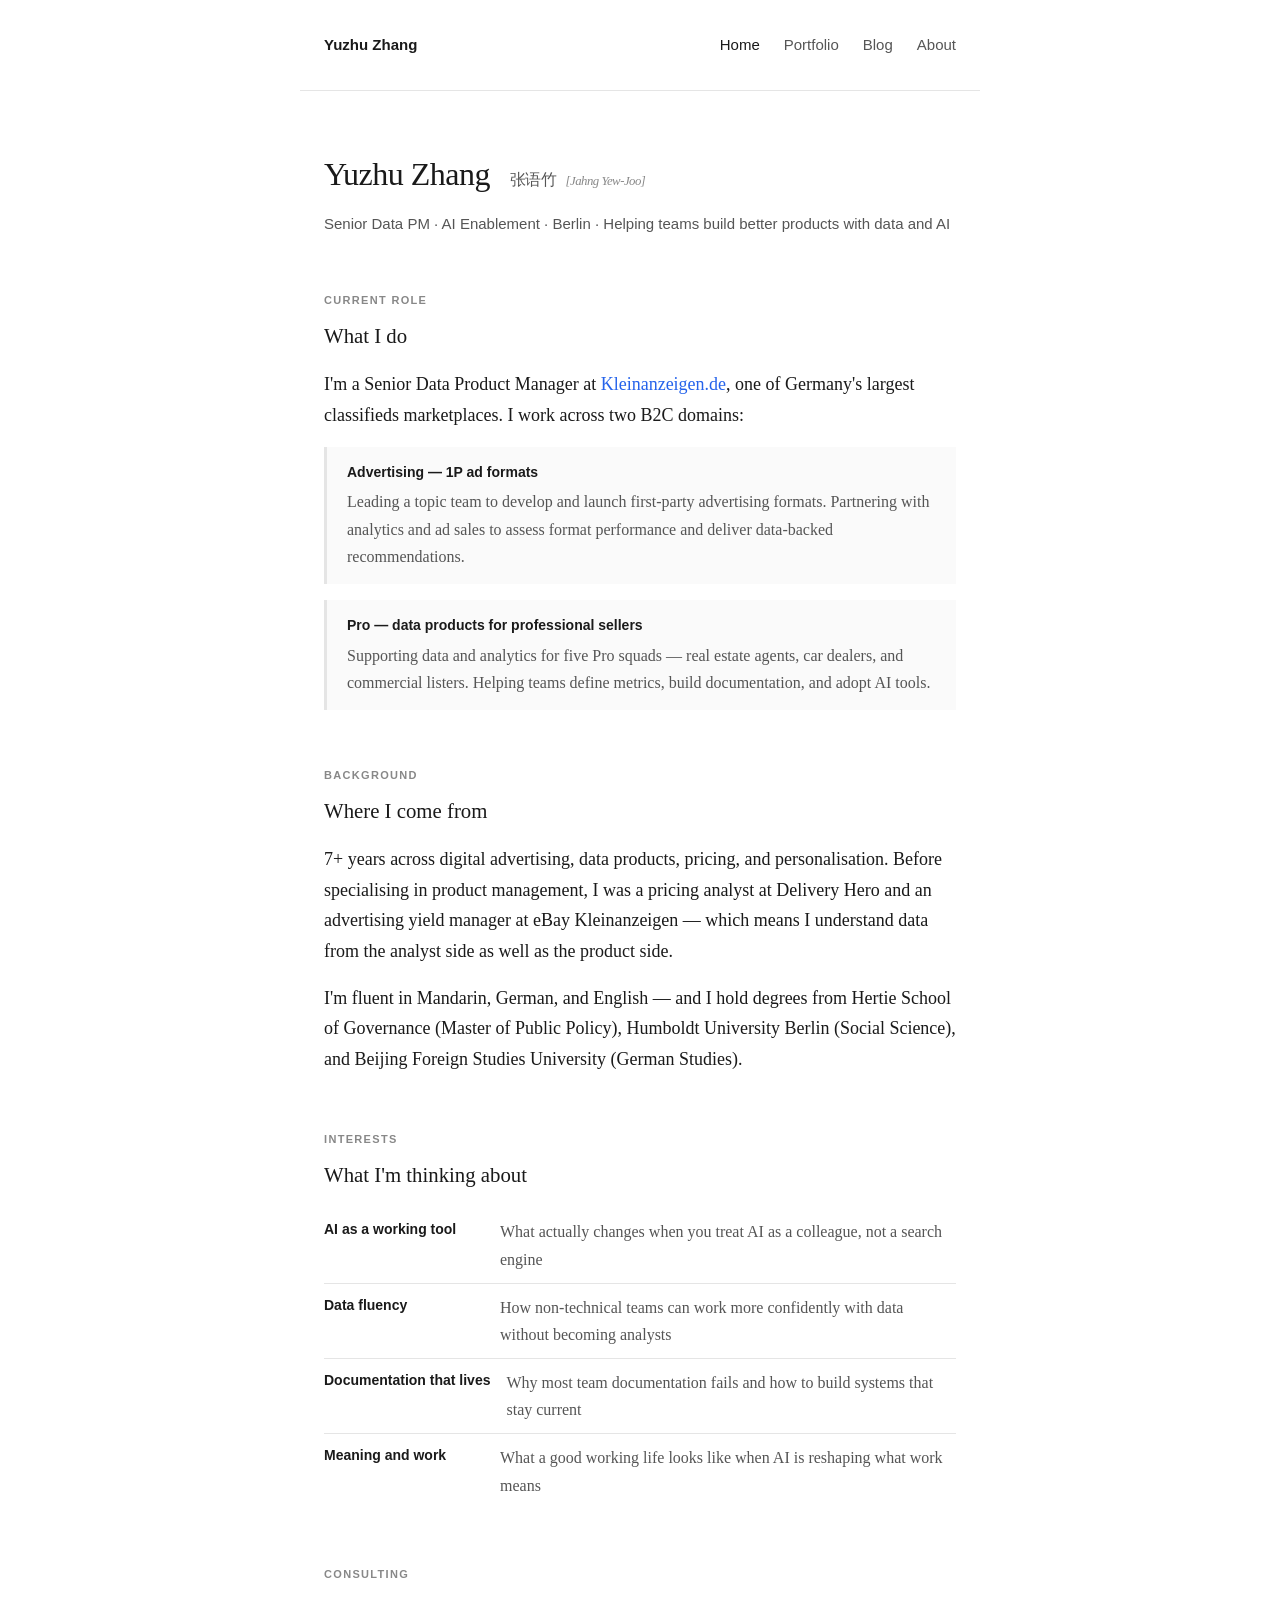
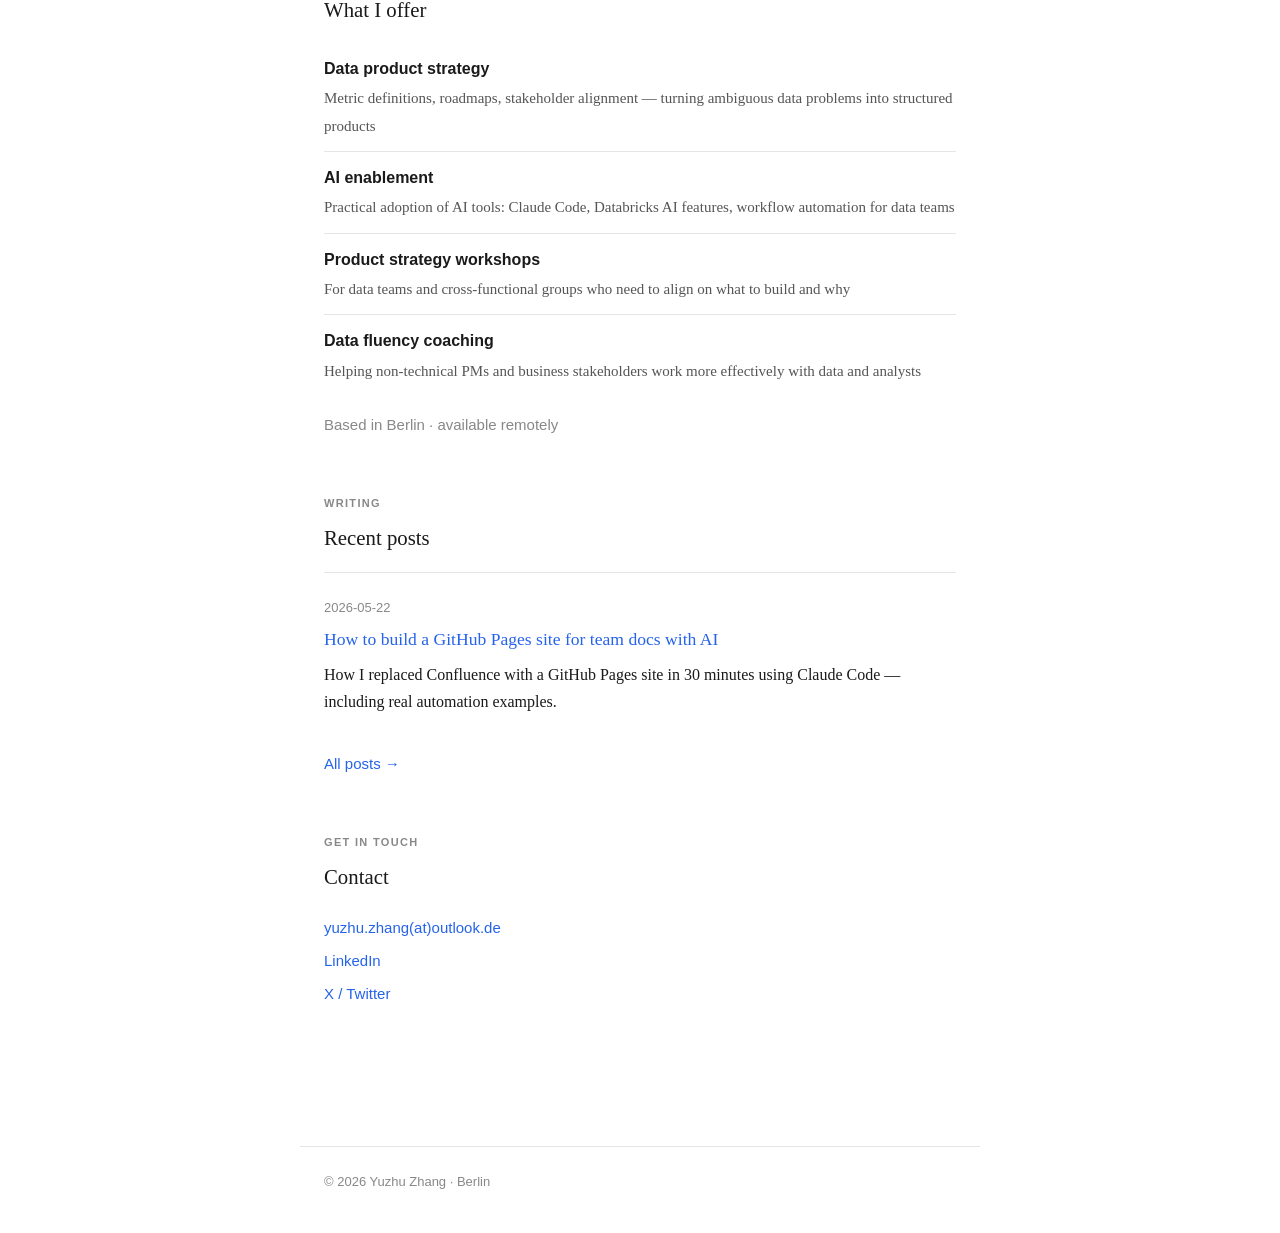
<file: index.html>
<!DOCTYPE html>
<html lang="en">
<head>
  <meta charset="UTF-8" />
  <meta name="viewport" content="width=device-width, initial-scale=1.0" />
  <title>Yuzhu Zhang — Data Product Consultant & AI Enablement | Berlin</title>
  <meta name="description" content="Yuzhu Zhang is a Senior Data Product Manager and consultant based in Berlin. She helps teams adopt AI tools, build data products, and turn data into business impact." />
  <meta name="keywords" content="Yuzhu Zhang, data product consultant, AI enablement, data product management, product strategy, AI workshops, data fluency, Berlin, Kleinanzeigen" />

  <meta property="og:title" content="Yuzhu Zhang — Data Product Consultant & AI Enablement" />
  <meta property="og:description" content="Helping teams adopt AI tools, build data fluency, and turn data into useful products. Based in Berlin." />
  <meta property="og:type" content="website" />
  <meta property="og:url" content="https://yuzhuz.github.io" />
  <meta name="twitter:card" content="summary" />
  <meta name="twitter:site" content="@yuzhu_z" />
  <meta name="twitter:title" content="Yuzhu Zhang — Data Product Consultant & AI Enablement" />
  <meta name="twitter:description" content="Helping teams adopt AI tools, build data fluency, and turn data into useful products. Based in Berlin." />

  <link rel="canonical" href="https://yuzhuz.github.io" />

  <script type="application/ld+json">
  {
    "@context": "https://schema.org",
    "@type": "Person",
    "@id": "https://yuzhuz.github.io/#person",
    "name": "Yuzhu Zhang",
    "url": "https://yuzhuz.github.io",
    "email": "yuzhu.zhang@outlook.de",
    "jobTitle": "Senior Data Product Manager & Consultant",
    "description": "Data product consultant and AI enablement practitioner based in Berlin. 7+ years across advertising, pricing, and data products.",
    "knowsAbout": ["Data Product Management", "AI Enablement", "Product Strategy", "Databricks", "Advertising Data", "Dynamic Pricing", "Machine Learning Products"],
    "address": { "@type": "PostalAddress", "addressLocality": "Berlin", "addressCountry": "DE" },
    "sameAs": [
      "https://www.linkedin.com/in/yuzhuzhang/",
      "https://x.com/yuzhu_z"
    ]
  }
  </script>
  <script type="application/ld+json">
  {
    "@context": "https://schema.org",
    "@type": "LocalBusiness",
    "name": "Yuzhu Zhang — Data Product Consulting",
    "url": "https://yuzhuz.github.io",
    "email": "yuzhu.zhang@outlook.de",
    "description": "Data product consulting and AI enablement for teams in Berlin and remotely.",
    "founder": { "@id": "https://yuzhuz.github.io/#person" },
    "areaServed": ["Berlin", "Germany", "Remote"],
    "address": { "@type": "PostalAddress", "addressLocality": "Berlin", "addressCountry": "DE" }
  }
  </script>

  <link rel="stylesheet" href="style.css" />
  <style>
    .eyebrow {
      font-family: var(--font-sans);
      font-size: 11px;
      font-weight: 700;
      text-transform: uppercase;
      letter-spacing: 0.12em;
      color: var(--text-lighter);
      display: block;
      margin-bottom: 8px;
    }
    .home-section { margin-bottom: 56px; }
    .home-section h2 {
      font-family: var(--font);
      font-size: 1.3rem;
      font-weight: normal;
      text-transform: none;
      letter-spacing: 0;
      color: var(--text);
      margin-bottom: 16px;
    }
    .home-section p { margin-bottom: 16px; color: var(--text); }
    .role-block {
      border-left: 3px solid var(--border);
      padding: 14px 20px;
      margin: 16px 0;
      background: #fafafa;
    }
    .role-block strong {
      display: block;
      font-family: var(--font-sans);
      font-size: 14px;
      font-weight: 600;
      color: var(--text);
      margin-bottom: 4px;
    }
    .role-block p { font-size: 16px; color: var(--text-light); margin: 0; }
    .interest-list { list-style: none; margin: 0; }
    .interest-list li {
      display: flex;
      gap: 16px;
      padding: 10px 0;
      border-bottom: 1px solid var(--border);
      font-size: 16px;
    }
    .interest-list li:last-child { border-bottom: none; }
    .interest-label {
      font-family: var(--font-sans);
      font-weight: 600;
      font-size: 14px;
      color: var(--text);
      min-width: 160px;
      flex-shrink: 0;
    }
    .interest-body { color: var(--text-light); }
    .offering-list { list-style: none; margin: 0; }
    .offering-list li {
      padding: 12px 0;
      border-bottom: 1px solid var(--border);
      font-size: 16px;
      color: var(--text);
    }
    .offering-list li:last-child { border-bottom: none; }
    .offering-list strong {
      font-family: var(--font-sans);
      font-weight: 600;
      display: block;
      margin-bottom: 2px;
    }
    .offering-list span { color: var(--text-light); font-size: 15px; }
    .contact-block {
      font-family: var(--font-sans);
      font-size: 15px;
      line-height: 2.2;
    }
  </style>
</head>
<body>

  <header>
    <nav>
      <a href="index.html" class="site-name">Yuzhu Zhang</a>
      <div class="nav-links">
        <a href="index.html" class="active">Home</a>
        <a href="portfolio.html">Portfolio</a>
        <a href="blog.html">Blog</a>
        <a href="about.html">About</a>
      </div>
    </nav>
  </header>

  <main>

    <section class="hero" style="margin-bottom: 56px;">
      <h1>Yuzhu Zhang <span class="chinese-name">张语竹 <span class="pronunciation">[Jahng Yew-Joo]</span></span></h1>
      <p class="tagline">Senior Data PM · AI Enablement · Berlin · Helping teams build better products with data and AI</p>
    </section>

    <section class="home-section">
      <span class="eyebrow">Current role</span>
      <h2>What I do</h2>
      <p>
        I'm a Senior Data Product Manager at <a href="https://www.kleinanzeigen.de" target="_blank" rel="noopener">Kleinanzeigen.de</a>,
        one of Germany's largest classifieds marketplaces. I work across two B2C domains:
      </p>

      <div class="role-block">
        <strong>Advertising — 1P ad formats</strong>
        <p>Leading a topic team to develop and launch first-party advertising formats. Partnering with analytics and ad sales to assess format performance and deliver data-backed recommendations.</p>
      </div>

      <div class="role-block">
        <strong>Pro — data products for professional sellers</strong>
        <p>Supporting data and analytics for five Pro squads — real estate agents, car dealers, and commercial listers. Helping teams define metrics, build documentation, and adopt AI tools.</p>
      </div>
    </section>

    <section class="home-section">
      <span class="eyebrow">Background</span>
      <h2>Where I come from</h2>
      <p>
        7+ years across digital advertising, data products, pricing, and personalisation.
        Before specialising in product management, I was a pricing analyst at Delivery Hero
        and an advertising yield manager at eBay Kleinanzeigen — which means I understand
        data from the analyst side as well as the product side.
      </p>
      <p>
        I'm fluent in Mandarin, German, and English — and I hold degrees from Hertie School
        of Governance (Master of Public Policy), Humboldt University Berlin (Social Science),
        and Beijing Foreign Studies University (German Studies).
      </p>
    </section>

    <section class="home-section">
      <span class="eyebrow">Interests</span>
      <h2>What I'm thinking about</h2>
      <ul class="interest-list">
        <li>
          <span class="interest-label">AI as a working tool</span>
          <span class="interest-body">What actually changes when you treat AI as a colleague, not a search engine</span>
        </li>
        <li>
          <span class="interest-label">Data fluency</span>
          <span class="interest-body">How non-technical teams can work more confidently with data without becoming analysts</span>
        </li>
        <li>
          <span class="interest-label">Documentation that lives</span>
          <span class="interest-body">Why most team documentation fails and how to build systems that stay current</span>
        </li>
        <li>
          <span class="interest-label">Meaning and work</span>
          <span class="interest-body">What a good working life looks like when AI is reshaping what work means</span>
        </li>
      </ul>
    </section>

    <section class="home-section">
      <span class="eyebrow">Consulting</span>
      <h2>What I offer</h2>
      <ul class="offering-list">
        <li>
          <strong>Data product strategy</strong>
          <span>Metric definitions, roadmaps, stakeholder alignment — turning ambiguous data problems into structured products</span>
        </li>
        <li>
          <strong>AI enablement</strong>
          <span>Practical adoption of AI tools: Claude Code, Databricks AI features, workflow automation for data teams</span>
        </li>
        <li>
          <strong>Product strategy workshops</strong>
          <span>For data teams and cross-functional groups who need to align on what to build and why</span>
        </li>
        <li>
          <strong>Data fluency coaching</strong>
          <span>Helping non-technical PMs and business stakeholders work more effectively with data and analysts</span>
        </li>
      </ul>
      <p style="margin-top: 16px; font-size: 15px; color: var(--text-lighter); font-family: var(--font-sans);">
        Based in Berlin · available remotely
      </p>
    </section>

    <section class="home-section">
      <span class="eyebrow">Writing</span>
      <h2>Recent posts</h2>
      <div class="post-list">
        <article class="post-item">
          <span class="post-date">2026-05-22</span>
          <h3 style="font-family: var(--font); font-size: 1.1rem; font-weight: normal; margin-bottom: 6px;">
            <a href="posts/github-pages-team-docs-ai.html">How to build a GitHub Pages site for team docs with AI</a>
          </h3>
          <p class="post-excerpt">How I replaced Confluence with a GitHub Pages site in 30 minutes using Claude Code — including real automation examples.</p>
        </article>
      </div>
      <p style="margin-top: 20px; font-family: var(--font-sans); font-size: 15px;">
        <a href="blog.html">All posts →</a>
      </p>
    </section>

    <section class="home-section">
      <span class="eyebrow">Get in touch</span>
      <h2>Contact</h2>
      <div class="contact-block">
        <div><a href="mailto:yuzhu.zhang@outlook.de">yuzhu.zhang(at)outlook.de</a></div>
        <div><a href="https://www.linkedin.com/in/yuzhuzhang/" target="_blank" rel="noopener">LinkedIn</a></div>
        <div><a href="https://x.com/yuzhu_z" target="_blank" rel="noopener">X / Twitter</a></div>
      </div>
    </section>

  </main>

  <footer>
    <p>© 2026 Yuzhu Zhang · Berlin</p>
  </footer>

</body>
</html>
</file>
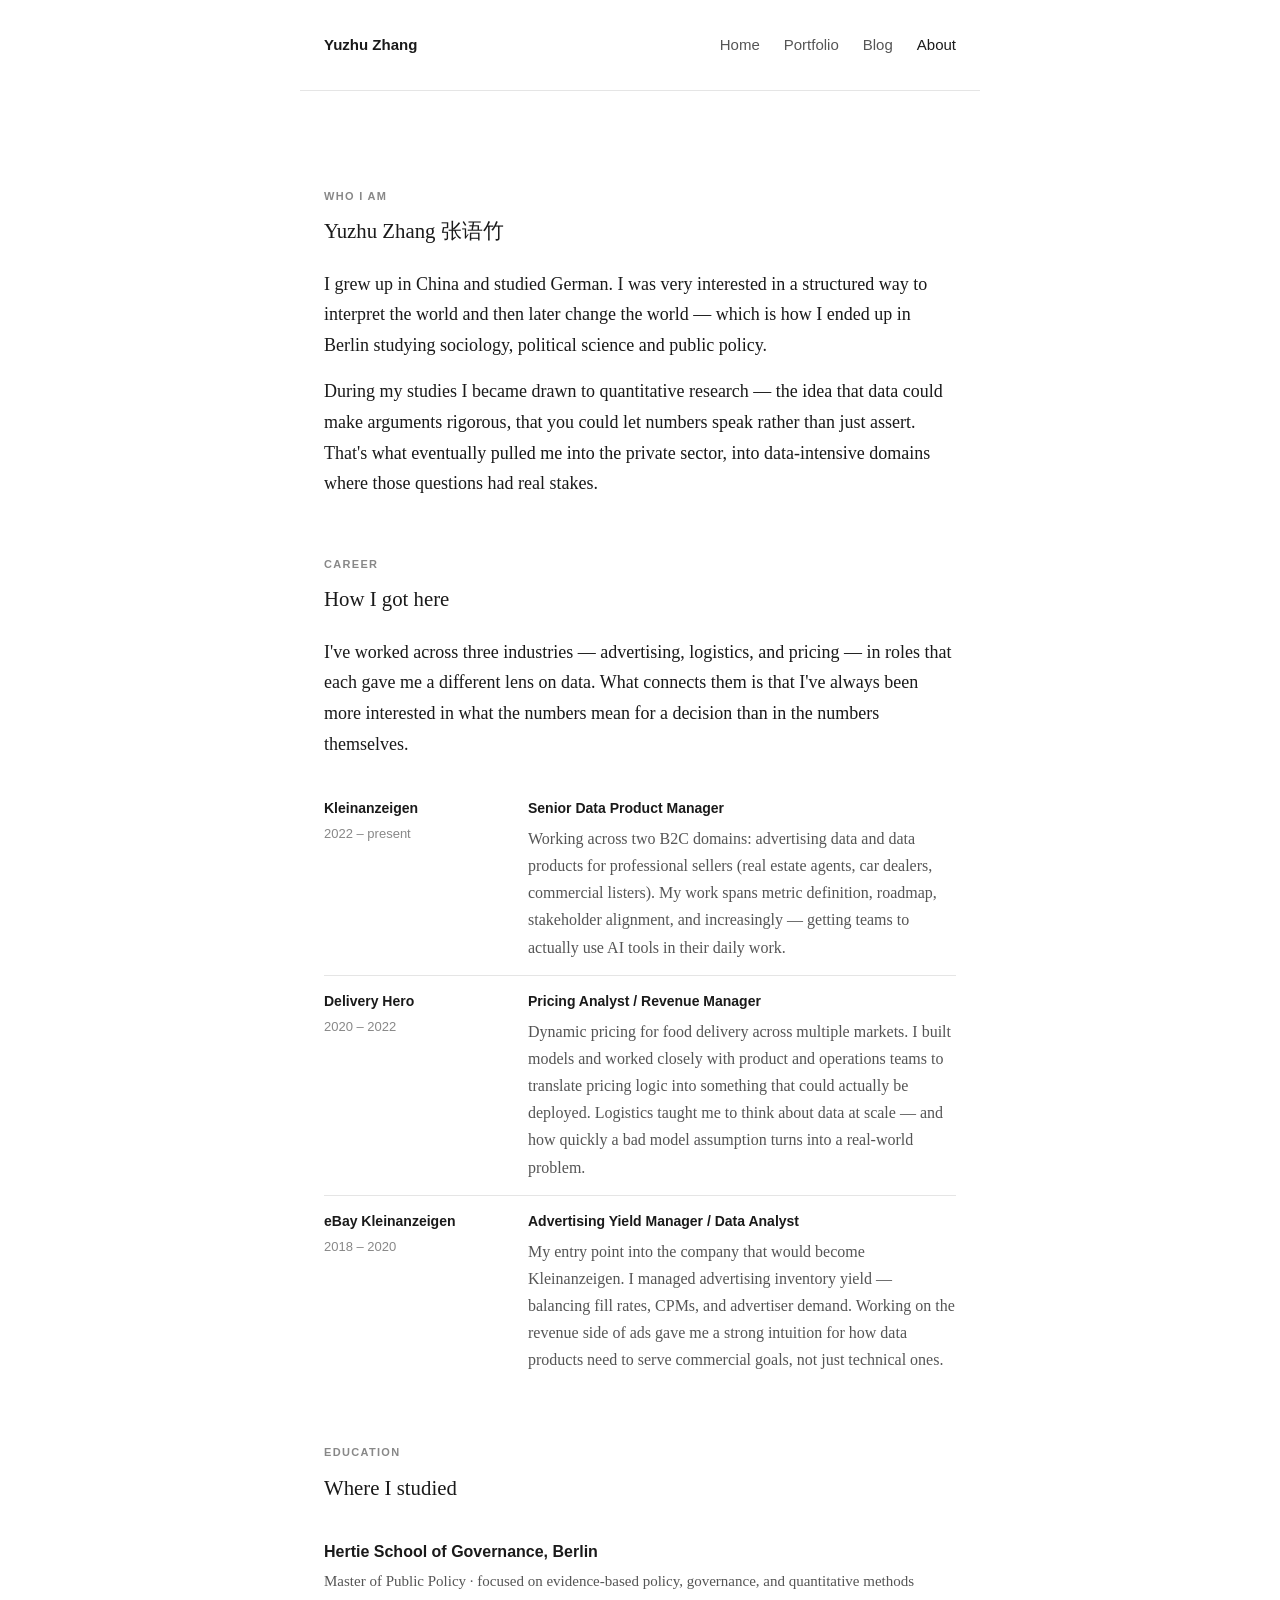
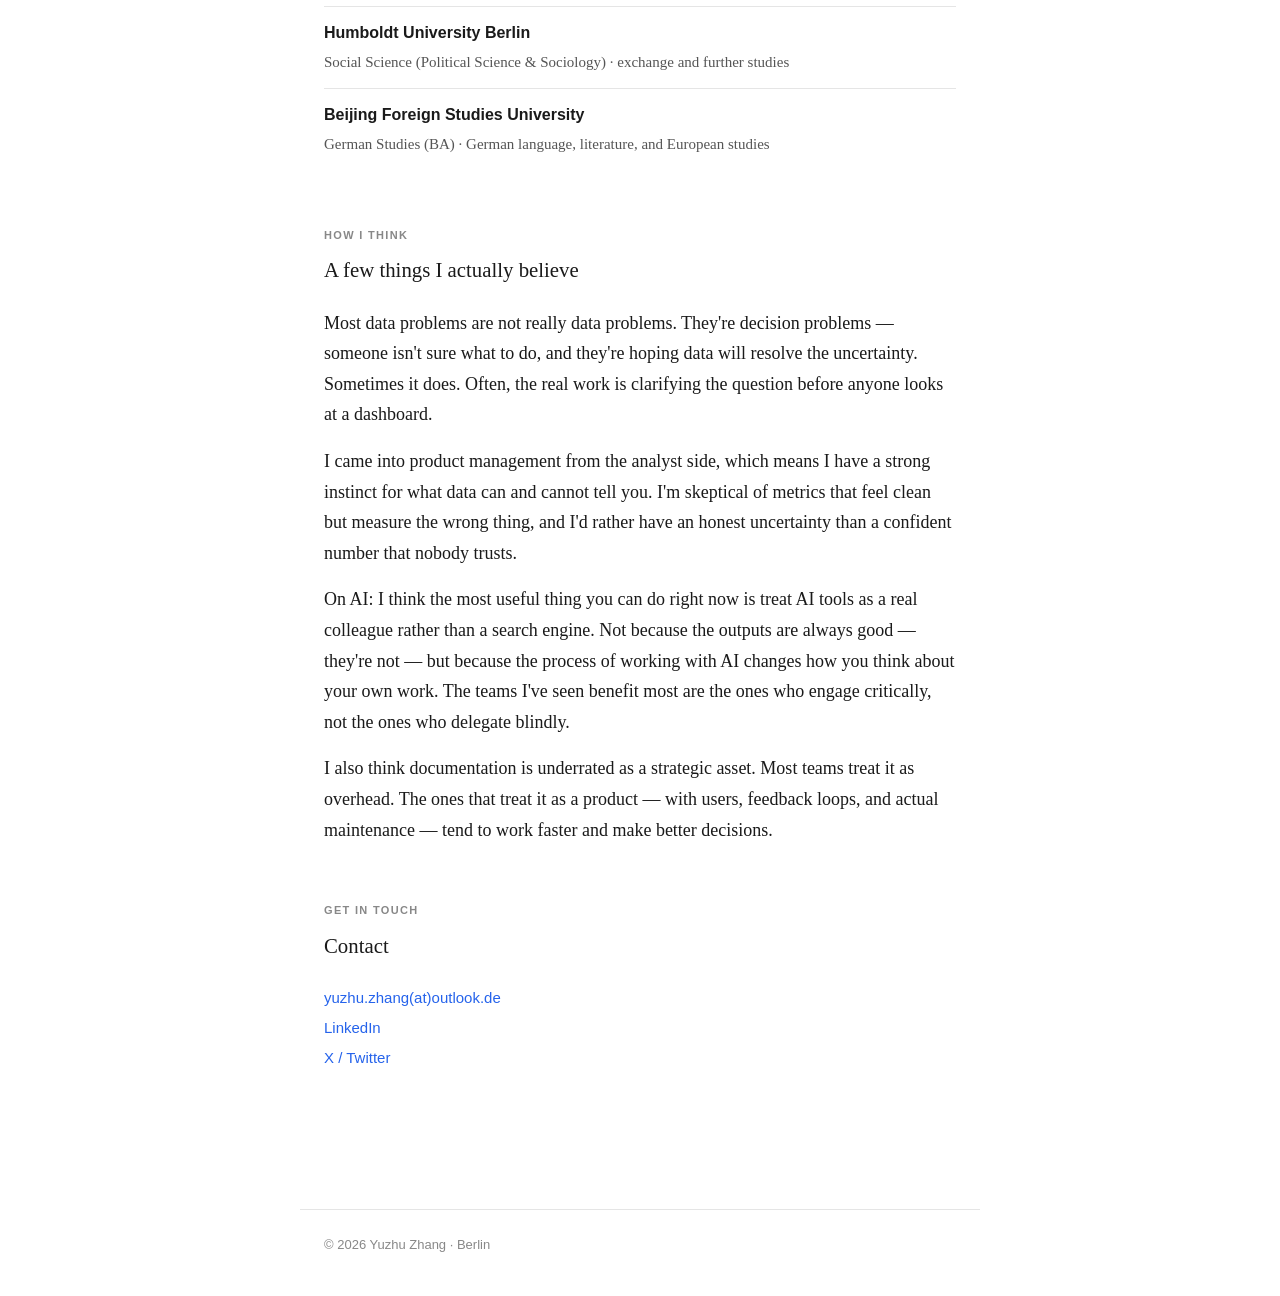
<file: about.html>
<!DOCTYPE html>
<html lang="en">
<head>
  <meta charset="UTF-8" />
  <meta name="viewport" content="width=device-width, initial-scale=1.0" />
  <title>About — Yuzhu Zhang | Data Product Manager, Berlin</title>
  <meta name="description" content="Yuzhu Zhang's background — how a political science student from Beijing ended up building data products at one of Germany's largest marketplaces, via advertising, logistics, and pricing." />
  <meta name="keywords" content="Yuzhu Zhang, data product manager Berlin, career, Hertie School, Kleinanzeigen, Delivery Hero, advertising analytics" />

  <meta property="og:title" content="About Yuzhu Zhang" />
  <meta property="og:description" content="How a political science student from Beijing ended up building data products at one of Germany's largest marketplaces." />
  <meta property="og:type" content="profile" />
  <meta property="og:url" content="https://yuzhuz.github.io/about.html" />
  <meta name="twitter:card" content="summary" />
  <meta name="twitter:site" content="@yuzhu_z" />

  <link rel="canonical" href="https://yuzhuz.github.io/about.html" />

  <script type="application/ld+json">
  {
    "@context": "https://schema.org",
    "@type": "ProfilePage",
    "mainEntity": {
      "@type": "Person",
      "@id": "https://yuzhuz.github.io/#person",
      "name": "Yuzhu Zhang",
      "url": "https://yuzhuz.github.io",
      "jobTitle": "Senior Data Product Manager",
      "description": "Data product manager based in Berlin. Background across advertising, logistics, and pricing. Fluent in Mandarin, German, and English.",
      "knowsAbout": ["Data Product Management", "AI Enablement", "Product Strategy", "Advertising Analytics", "Dynamic Pricing", "Marketplace Products"],
      "address": { "@type": "PostalAddress", "addressLocality": "Berlin", "addressCountry": "DE" },
      "email": "yuzhu.zhang@outlook.de",
      "alumniOf": [
        { "@type": "EducationalOrganization", "name": "Hertie School of Governance" },
        { "@type": "EducationalOrganization", "name": "Humboldt University Berlin" },
        { "@type": "EducationalOrganization", "name": "Beijing Foreign Studies University" }
      ],
      "sameAs": [
        "https://www.linkedin.com/in/yuzhuzhang/",
        "https://x.com/yuzhu_z"
      ]
    }
  }
  </script>

  <link rel="stylesheet" href="style.css" />
  <style>
    .eyebrow {
      font-family: var(--font-sans);
      font-size: 11px;
      font-weight: 700;
      text-transform: uppercase;
      letter-spacing: 0.12em;
      color: var(--text-lighter);
      display: block;
      margin-bottom: 8px;
    }

    .about-section {
      margin-bottom: 56px;
    }

    .about-section h2 {
      font-family: var(--font);
      font-size: 1.3rem;
      font-weight: normal;
      text-transform: none;
      letter-spacing: 0;
      color: var(--text);
      margin-bottom: 20px;
    }

    .about-section p {
      margin-bottom: 16px;
      color: var(--text);
    }

    .career-row {
      display: flex;
      gap: 24px;
      padding: 14px 0;
      border-bottom: 1px solid var(--border);
      font-size: 16px;
    }

    .career-row:last-child { border-bottom: none; }

    .career-meta {
      min-width: 180px;
      flex-shrink: 0;
    }

    .career-company {
      font-family: var(--font-sans);
      font-weight: 600;
      font-size: 14px;
      color: var(--text);
      display: block;
    }

    .career-period {
      font-family: var(--font-sans);
      font-size: 13px;
      color: var(--text-lighter);
      display: block;
      margin-top: 2px;
    }

    .career-body { color: var(--text-light); }

    .career-title {
      font-family: var(--font-sans);
      font-size: 14px;
      font-weight: 600;
      color: var(--text);
      display: block;
      margin-bottom: 4px;
    }

    .edu-list { list-style: none; margin: 0; }

    .edu-list li {
      padding: 12px 0;
      border-bottom: 1px solid var(--border);
      font-size: 16px;
      color: var(--text);
    }

    .edu-list li:last-child { border-bottom: none; }

    .edu-list strong {
      font-family: var(--font-sans);
      font-weight: 600;
      display: block;
      margin-bottom: 2px;
    }

    .edu-list span { color: var(--text-light); font-size: 15px; }

    .contact-block {
      font-family: var(--font-sans);
      font-size: 15px;
      line-height: 2;
    }

    .contact-block a { color: var(--accent); }

    @media (max-width: 600px) {
      .career-row { flex-direction: column; gap: 8px; }
      .career-meta { min-width: unset; }
    }
  </style>
</head>
<body>

  <header>
    <nav>
      <a href="index.html" class="site-name">Yuzhu Zhang</a>
      <div class="nav-links">
        <a href="index.html">Home</a>
        <a href="portfolio.html">Portfolio</a>
        <a href="blog.html">Blog</a>
        <a href="about.html" class="active">About</a>
      </div>
    </nav>
  </header>

  <main>

    <section class="about-section" style="margin-top: 40px;">
      <span class="eyebrow">Who I am</span>
      <h2>Yuzhu Zhang 张语竹</h2>
      <p>
        I grew up in China and studied German. I was very interested in a structured way to interpret the world and then later
        change the world — which is how I ended up in Berlin studying sociology, political science and public policy.
      </p>
      <p>
        During my studies I became drawn to quantitative research — the idea that data could make arguments rigorous,
        that you could let numbers speak rather than just assert. That's what eventually pulled me into the private sector,
        into data-intensive domains where those questions had real stakes.
      </p>
    </section>

    <section class="about-section">
      <span class="eyebrow">Career</span>
      <h2>How I got here</h2>

      <p>
        I've worked across three industries — advertising, logistics, and pricing — in roles that each gave me a different lens
        on data. What connects them is that I've always been more interested in what the numbers mean for a decision
        than in the numbers themselves.
      </p>

      <div style="margin-top: 24px;">

        <div class="career-row">
          <div class="career-meta">
            <span class="career-company">Kleinanzeigen</span>
            <span class="career-period">2022 – present</span>
          </div>
          <div class="career-body">
            <span class="career-title">Senior Data Product Manager</span>
            Working across two B2C domains: advertising data and data products for professional sellers (real estate agents,
            car dealers, commercial listers). My work spans metric definition, roadmap, stakeholder alignment, and increasingly —
            getting teams to actually use AI tools in their daily work.
          </div>
        </div>

        <div class="career-row">
          <div class="career-meta">
            <span class="career-company">Delivery Hero</span>
            <span class="career-period">2020 – 2022</span>
          </div>
          <div class="career-body">
            <span class="career-title">Pricing Analyst / Revenue Manager</span>
            Dynamic pricing for food delivery across multiple markets. I built models and worked closely with product and
            operations teams to translate pricing logic into something that could actually be deployed. Logistics taught me
            to think about data at scale — and how quickly a bad model assumption turns into a real-world problem.
          </div>
        </div>

        <div class="career-row">
          <div class="career-meta">
            <span class="career-company">eBay Kleinanzeigen</span>
            <span class="career-period">2018 – 2020</span>
          </div>
          <div class="career-body">
            <span class="career-title">Advertising Yield Manager / Data Analyst</span>
            My entry point into the company that would become Kleinanzeigen. I managed advertising inventory yield —
            balancing fill rates, CPMs, and advertiser demand. Working on the revenue side of ads gave me a strong
            intuition for how data products need to serve commercial goals, not just technical ones.
          </div>
        </div>

      </div>
    </section>

    <section class="about-section">
      <span class="eyebrow">Education</span>
      <h2>Where I studied</h2>
      <ul class="edu-list">
        <li>
          <strong>Hertie School of Governance, Berlin</strong>
          <span>Master of Public Policy · focused on evidence-based policy, governance, and quantitative methods</span>
        </li>
        <li>
          <strong>Humboldt University Berlin</strong>
          <span>Social Science (Political Science & Sociology) · exchange and further studies</span>
        </li>
        <li>
          <strong>Beijing Foreign Studies University</strong>
          <span>German Studies (BA) · German language, literature, and European studies</span>
        </li>
      </ul>
    </section>

    <section class="about-section">
      <span class="eyebrow">How I think</span>
      <h2>A few things I actually believe</h2>
      <p>
        Most data problems are not really data problems. They're decision problems — someone isn't sure what to do,
        and they're hoping data will resolve the uncertainty. Sometimes it does. Often, the real work is clarifying
        the question before anyone looks at a dashboard.
      </p>
      <p>
        I came into product management from the analyst side, which means I have a strong instinct for what data
        can and cannot tell you. I'm skeptical of metrics that feel clean but measure the wrong thing, and I'd
        rather have an honest uncertainty than a confident number that nobody trusts.
      </p>
      <p>
        On AI: I think the most useful thing you can do right now is treat AI tools as a real colleague rather than
        a search engine. Not because the outputs are always good — they're not — but because the process of working
        with AI changes how you think about your own work. The teams I've seen benefit most are the ones who engage
        critically, not the ones who delegate blindly.
      </p>
      <p>
        I also think documentation is underrated as a strategic asset. Most teams treat it as overhead. The ones
        that treat it as a product — with users, feedback loops, and actual maintenance — tend to work faster and
        make better decisions.
      </p>
    </section>

    <section class="about-section">
      <span class="eyebrow">Get in touch</span>
      <h2>Contact</h2>
      <div class="contact-block">
        <div><a href="mailto:yuzhu.zhang@outlook.de">yuzhu.zhang(at)outlook.de</a></div>
        <div><a href="https://www.linkedin.com/in/yuzhuzhang/" target="_blank" rel="noopener">LinkedIn</a></div>
        <div><a href="https://x.com/yuzhu_z" target="_blank" rel="noopener">X / Twitter</a></div>
      </div>
    </section>

  </main>

  <footer>
    <p>© 2026 Yuzhu Zhang · Berlin</p>
  </footer>

</body>
</html>
</file>
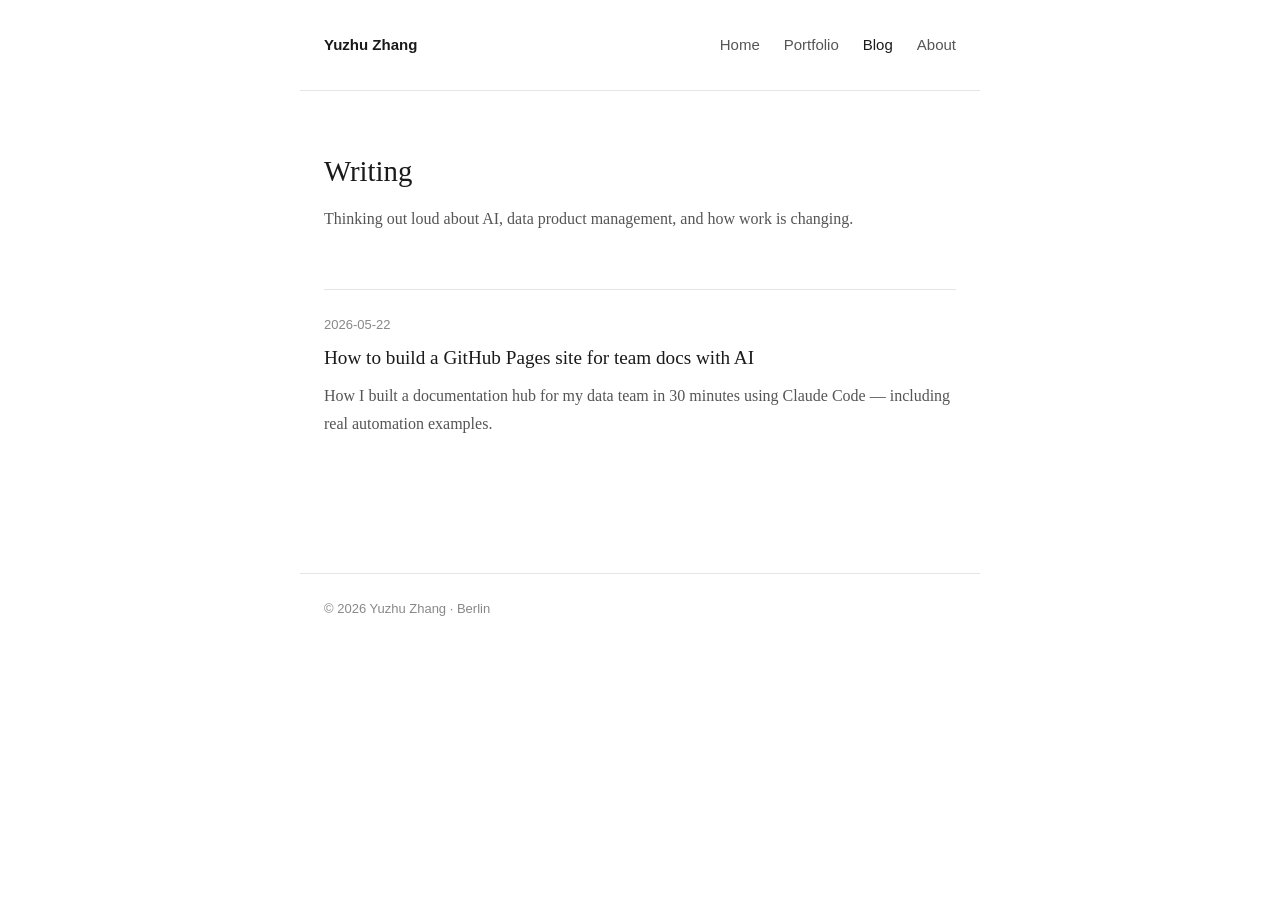
<file: blog.html>
<!DOCTYPE html>
<html lang="en">
<head>
  <meta charset="UTF-8" />
  <meta name="viewport" content="width=device-width, initial-scale=1.0" />
  <title>Writing — Yuzhu Zhang</title>
  <meta name="description" content="Articles by Yuzhu Zhang on AI, data product management, and working in the age of intelligence." />
  <meta property="og:title" content="Writing — Yuzhu Zhang" />
  <meta property="og:description" content="Articles on AI, data product management, and working in the age of intelligence." />
  <meta property="og:type" content="website" />
  <meta property="og:url" content="https://yuzhuz.github.io/blog.html" />
  <meta name="twitter:card" content="summary" />
  <meta name="twitter:site" content="@yuzhu_z" />
  <link rel="canonical" href="https://yuzhuz.github.io/blog.html" />
  <link rel="stylesheet" href="style.css" />
</head>
<body>

  <header>
    <nav>
      <a href="index.html" class="site-name">Yuzhu Zhang</a>
      <div class="nav-links">
        <a href="index.html">Home</a>
        <a href="portfolio.html">Portfolio</a>
        <a href="blog.html" class="active">Blog</a>
        <a href="about.html">About</a>
      </div>
    </nav>
  </header>

  <main>
    <section class="page-header">
      <h1>Writing</h1>
      <p>Thinking out loud about AI, data product management, and how work is changing.</p>
    </section>

    <section class="post-list">
      <!-- Posts will be added here. Example structure:
      <article class="post-item">
        <span class="post-date">2026-05-XX</span>
        <h2><a href="posts/post-slug.html">Post Title</a></h2>
        <p class="post-excerpt">A short description of the post.</p>
      </article>
      -->
      <article class="post-item">
        <span class="post-date">2026-05-22</span>
        <h2><a href="posts/github-pages-team-docs-ai.html">How to build a GitHub Pages site for team docs with AI</a></h2>
        <p class="post-excerpt">How I built a documentation hub for my data team in 30 minutes using Claude Code — including real automation examples.</p>
      </article>
    </section>
  </main>

  <footer>
    <p>© 2026 Yuzhu Zhang · Berlin</p>
  </footer>

</body>
</html>
</file>
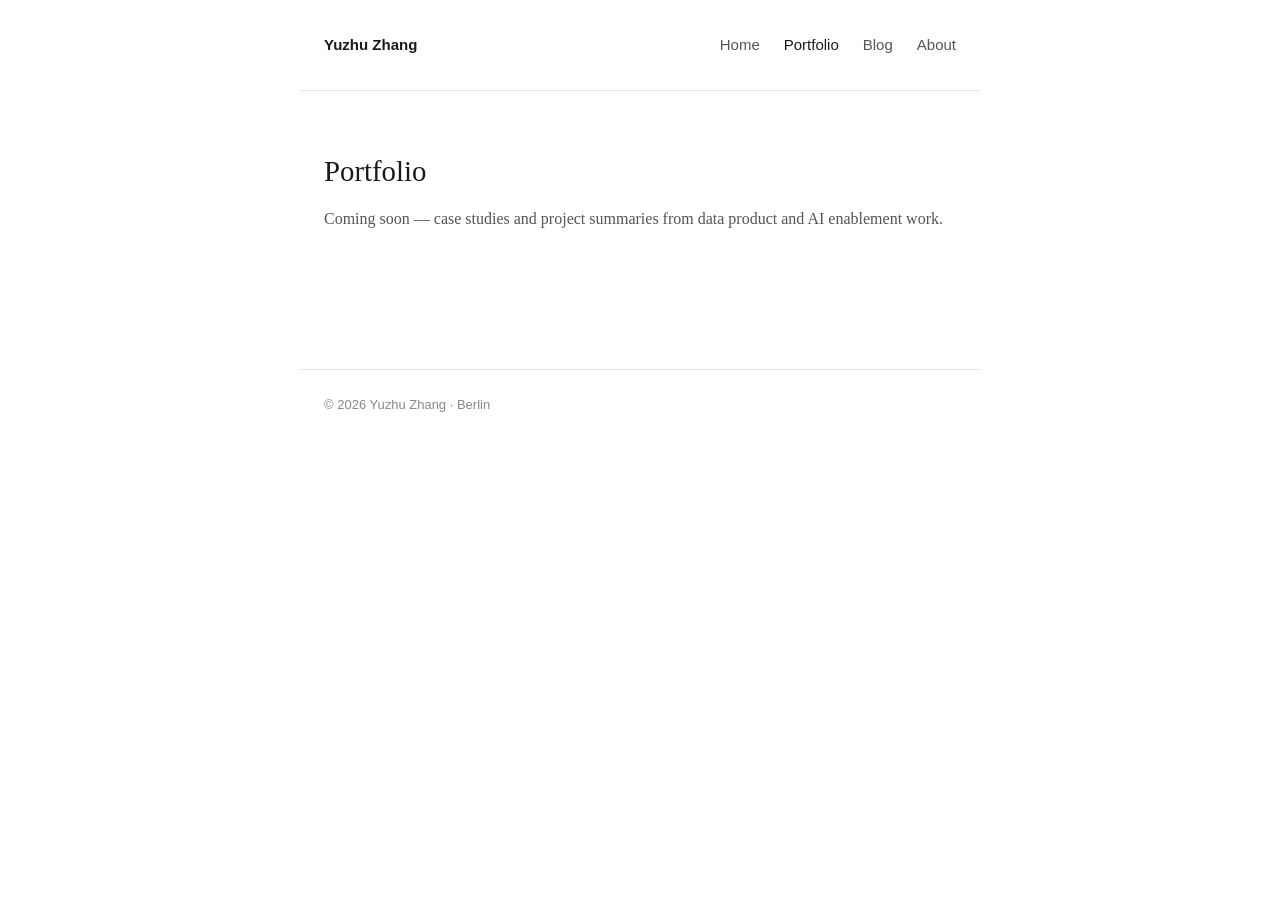
<file: portfolio.html>
<!DOCTYPE html>
<html lang="en">
<head>
  <meta charset="UTF-8" />
  <meta name="viewport" content="width=device-width, initial-scale=1.0" />
  <title>Portfolio — Yuzhu Zhang</title>
  <meta name="description" content="Portfolio of data product work by Yuzhu Zhang — coming soon." />

  <meta property="og:title" content="Portfolio — Yuzhu Zhang" />
  <meta property="og:description" content="Portfolio of data product work by Yuzhu Zhang — coming soon." />
  <meta property="og:type" content="website" />
  <meta property="og:url" content="https://yuzhuz.github.io/portfolio.html" />
  <meta name="twitter:card" content="summary" />
  <meta name="twitter:site" content="@yuzhu_z" />

  <link rel="canonical" href="https://yuzhuz.github.io/portfolio.html" />
  <link rel="stylesheet" href="style.css" />
</head>
<body>

  <header>
    <nav>
      <a href="index.html" class="site-name">Yuzhu Zhang</a>
      <div class="nav-links">
        <a href="index.html">Home</a>
        <a href="portfolio.html" class="active">Portfolio</a>
        <a href="blog.html">Blog</a>
        <a href="about.html">About</a>
      </div>
    </nav>
  </header>

  <main>
    <section class="page-header">
      <h1>Portfolio</h1>
      <p>Coming soon — case studies and project summaries from data product and AI enablement work.</p>
    </section>
  </main>

  <footer>
    <p>© 2026 Yuzhu Zhang · Berlin</p>
  </footer>

</body>
</html>
</file>
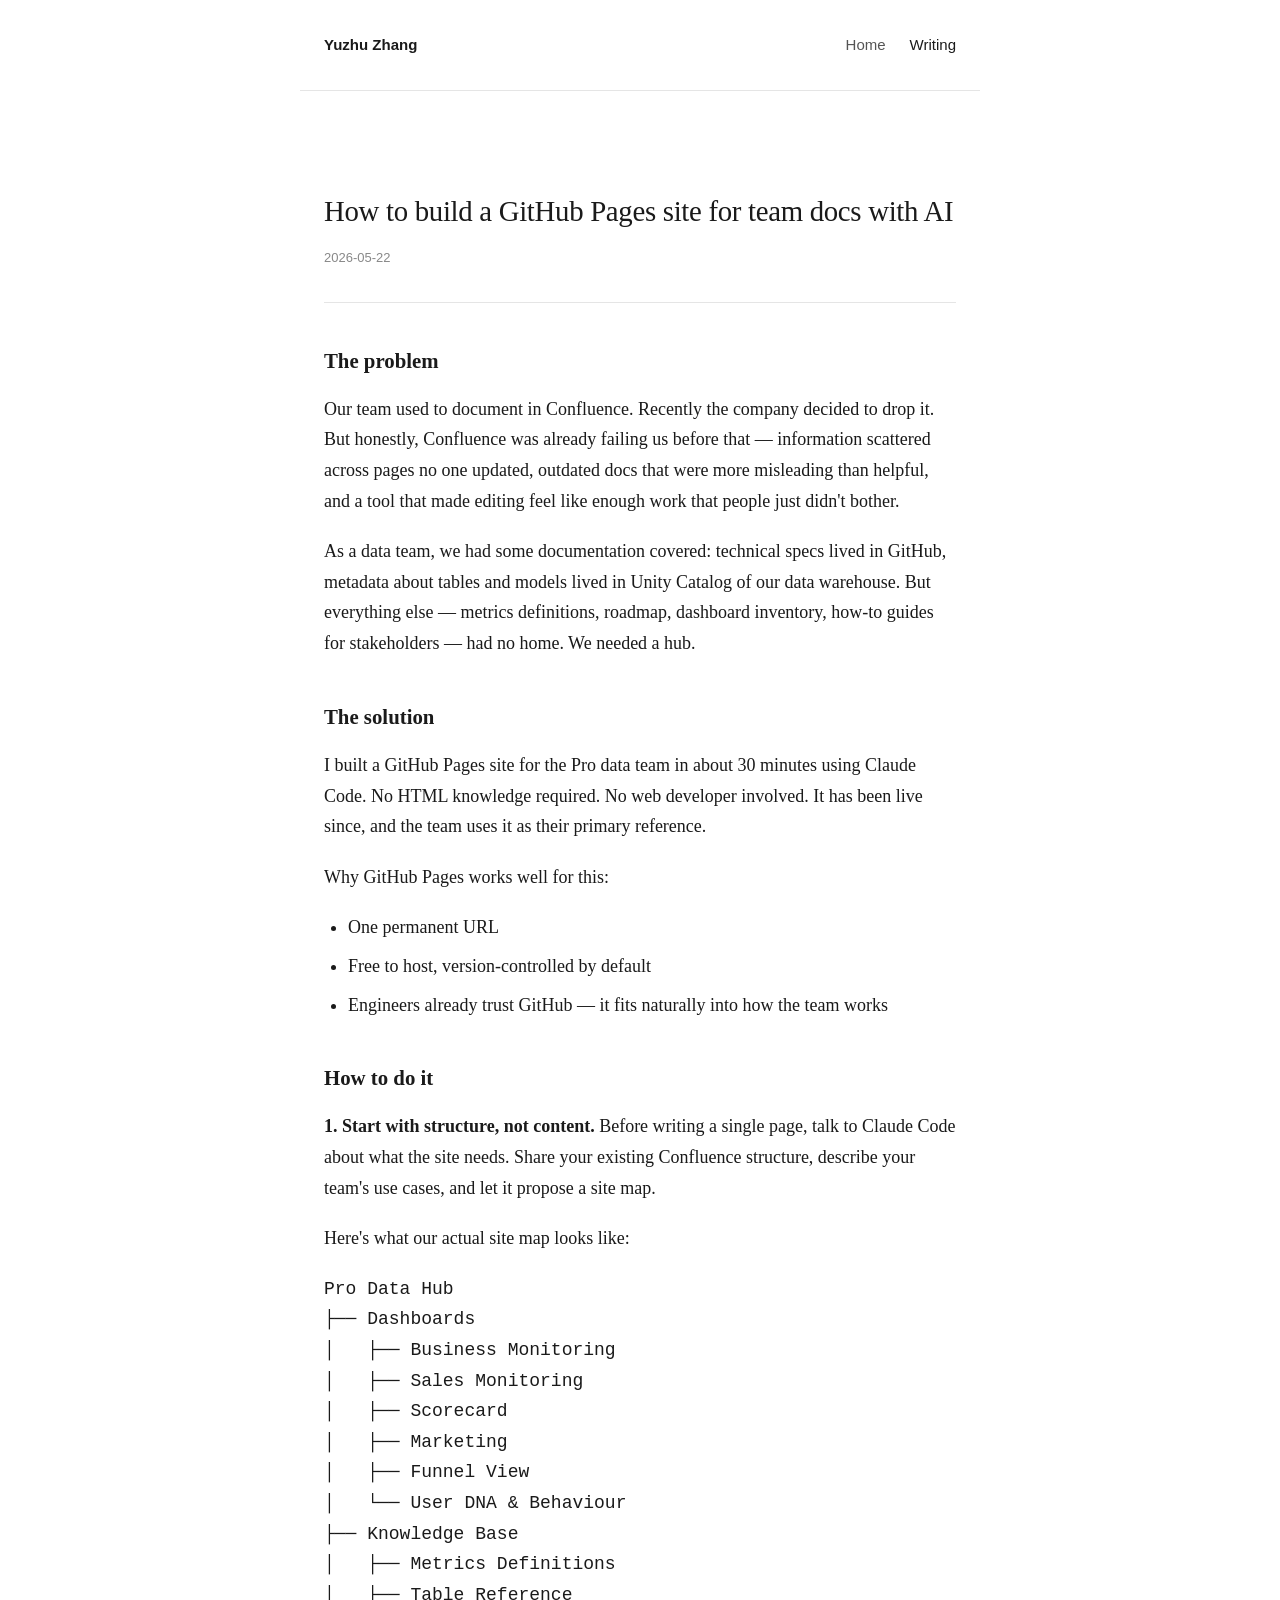
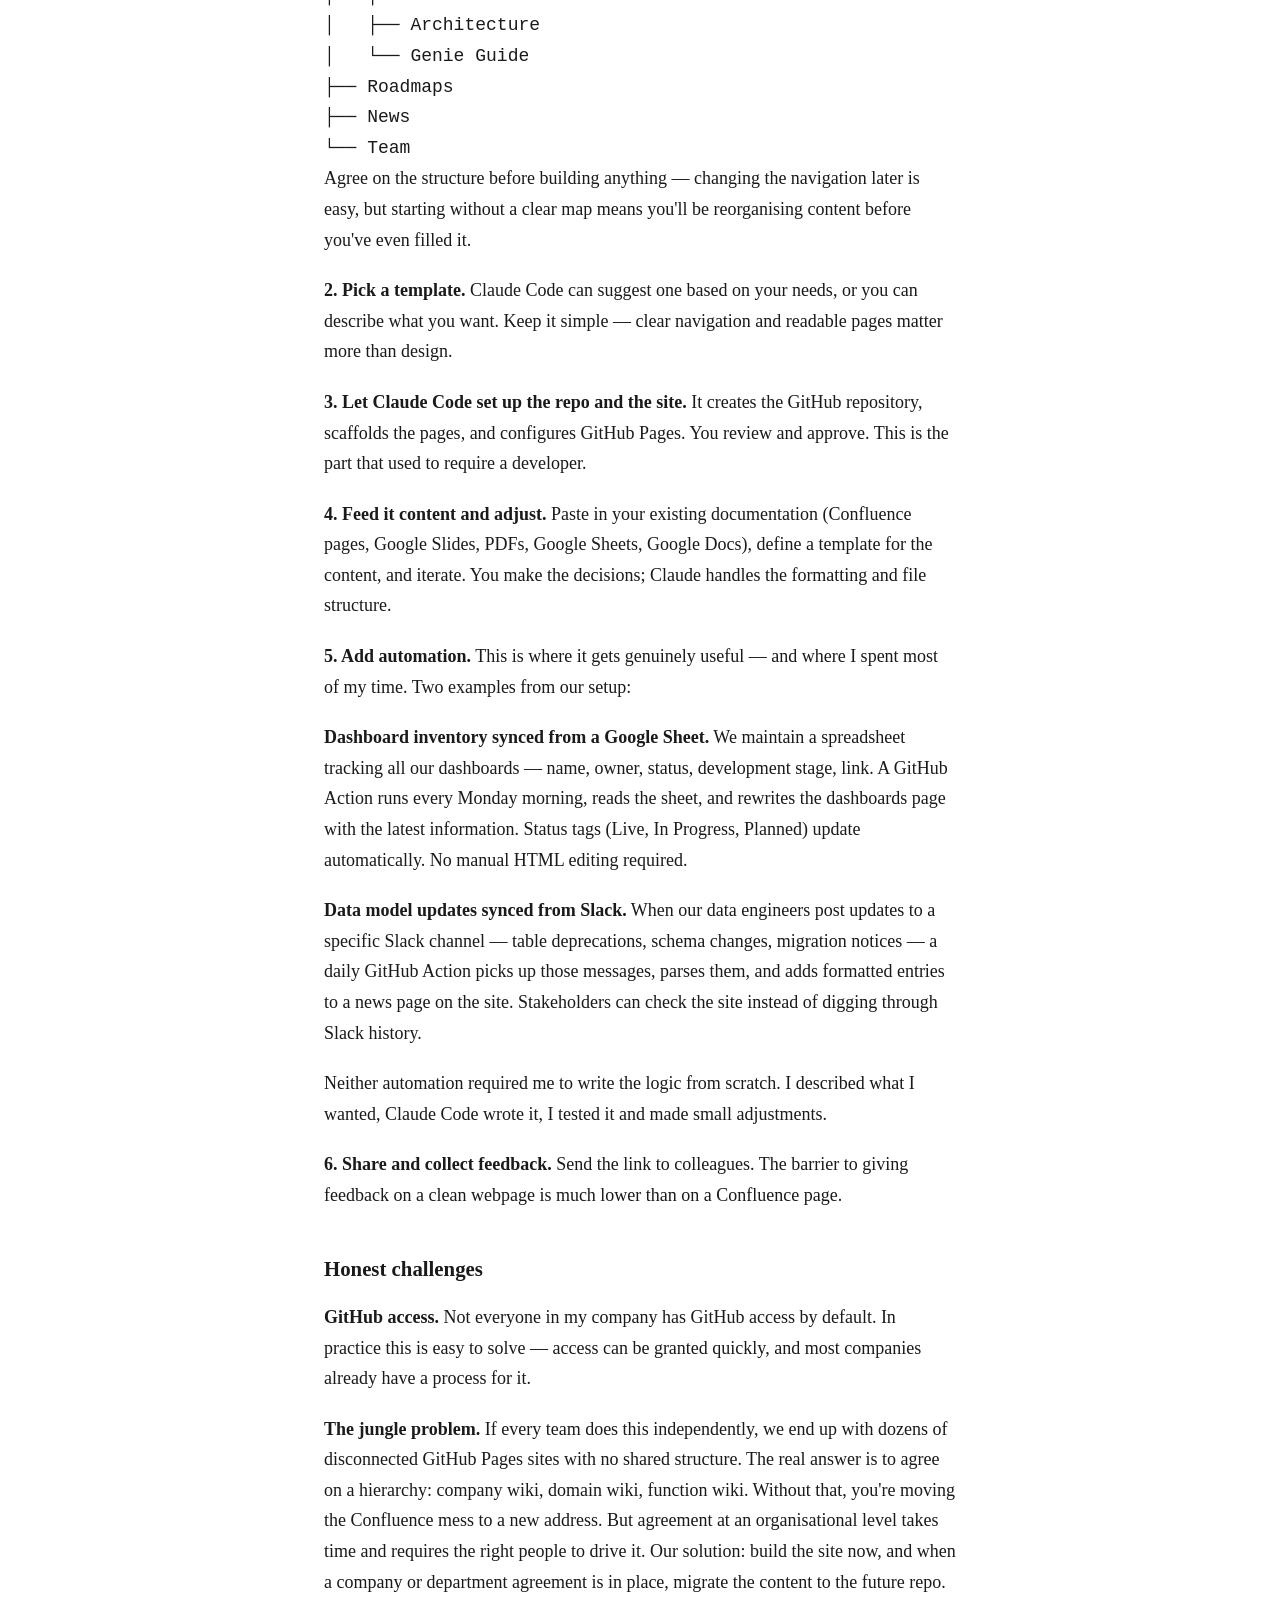
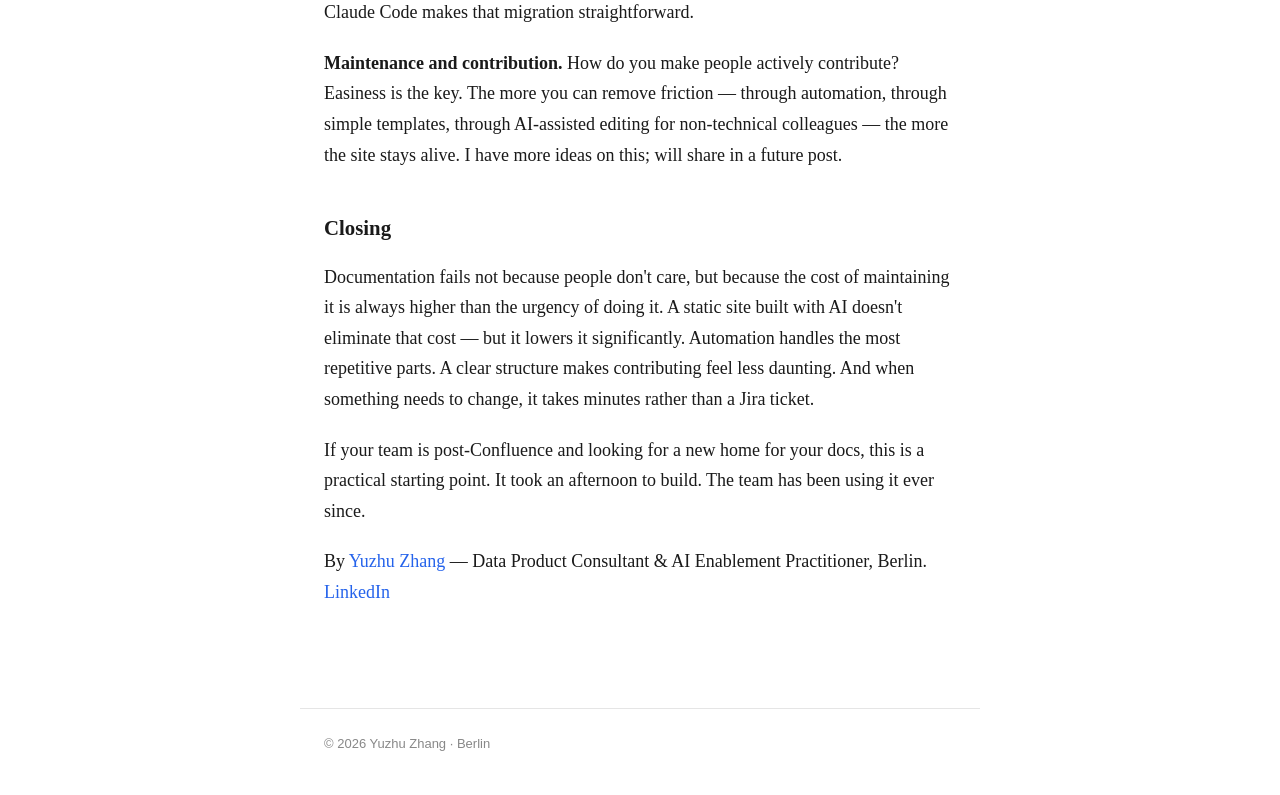
<file: posts/github-pages-team-docs-ai.html>
<!DOCTYPE html>
<html lang="en">
<head>
  <meta charset="UTF-8" />
  <meta name="viewport" content="width=device-width, initial-scale=1.0" />
  <title>How to build a GitHub Pages site for team docs with AI — Yuzhu Zhang</title>
  <meta name="description" content="How I built a GitHub Pages documentation hub for my data team in 30 minutes using Claude Code — including real automation examples." />
  <meta name="keywords" content="GitHub Pages documentation site, team docs with AI, Claude Code, data team documentation, static site documentation, AI enablement" />
  <meta property="og:title" content="How to build a GitHub Pages site for team docs with AI" />
  <meta property="og:description" content="How I built a GitHub Pages documentation hub for my data team in 30 minutes using Claude Code — including real automation examples." />
  <meta property="og:type" content="article" />
  <meta property="og:url" content="https://yuzhuz.github.io/posts/github-pages-team-docs-ai.html" />
  <meta property="article:author" content="Yuzhu Zhang" />
  <meta property="article:published_time" content="2026-05-22" />
  <meta name="twitter:card" content="summary" />
  <meta name="twitter:site" content="@yuzhu_z" />
  <meta name="twitter:title" content="How to build a GitHub Pages site for team docs with AI" />
  <meta name="twitter:description" content="How I built a GitHub Pages documentation hub for my data team in 30 minutes using Claude Code — including real automation examples." />
  <link rel="canonical" href="https://yuzhuz.github.io/posts/github-pages-team-docs-ai.html" />

  <!-- Structured data -->
  <script type="application/ld+json">
  {
    "@context": "https://schema.org",
    "@type": "BlogPosting",
    "headline": "How to build a GitHub Pages site for team docs with AI",
    "description": "How I built a GitHub Pages documentation hub for my data team in 30 minutes using Claude Code — including real automation examples.",
    "datePublished": "2026-05-22",
    "dateModified": "2026-05-22",
    "mainEntityOfPage": { "@type": "WebPage", "@id": "https://yuzhuz.github.io/posts/github-pages-team-docs-ai.html" },
    "author": { "@type": "Person", "@id": "https://yuzhuz.github.io/#person", "name": "Yuzhu Zhang", "url": "https://yuzhuz.github.io" },
    "publisher": { "@type": "Organization", "name": "Yuzhu Zhang", "url": "https://yuzhuz.github.io" },
    "url": "https://yuzhuz.github.io/posts/github-pages-team-docs-ai.html",
    "keywords": ["GitHub Pages", "team documentation", "Claude Code", "AI enablement", "data team"]
  }
  </script>
  <link rel="stylesheet" href="../style.css" />
</head>
<body>

  <header>
    <nav>
      <a href="../index.html" class="site-name">Yuzhu Zhang</a>
      <div class="nav-links">
        <a href="../index.html">Home</a>
        <a href="../blog.html" class="active">Writing</a>
      </div>
    </nav>
  </header>

  <main>
    <article class="post-content">
      <h1>How to build a GitHub Pages site for team docs with AI</h1>
      <p class="post-meta">2026-05-22</p>

      <h2>The problem</h2>

      <p>Our team used to document in Confluence. Recently the company decided to drop it. But honestly, Confluence was already failing us before that — information scattered across pages no one updated, outdated docs that were more misleading than helpful, and a tool that made editing feel like enough work that people just didn't bother.</p>

      <p>As a data team, we had some documentation covered: technical specs lived in GitHub, metadata about tables and models lived in Unity Catalog of our data warehouse. But everything else — metrics definitions, roadmap, dashboard inventory, how-to guides for stakeholders — had no home. We needed a hub.</p>

      <h2>The solution</h2>

      <p>I built a GitHub Pages site for the Pro data team in about 30 minutes using Claude Code. No HTML knowledge required. No web developer involved. It has been live since, and the team uses it as their primary reference.</p>

      <p>Why GitHub Pages works well for this:</p>
      <ul>
        <li>One permanent URL</li>
        <li>Free to host, version-controlled by default</li>
        <li>Engineers already trust GitHub — it fits naturally into how the team works</li>
      </ul>

      <h2>How to do it</h2>

      <p><strong>1. Start with structure, not content.</strong> Before writing a single page, talk to Claude Code about what the site needs. Share your existing Confluence structure, describe your team's use cases, and let it propose a site map.</p>

      <p>Here's what our actual site map looks like:</p>

      <pre>Pro Data Hub
├── Dashboards
│   ├── Business Monitoring
│   ├── Sales Monitoring
│   ├── Scorecard
│   ├── Marketing
│   ├── Funnel View
│   └── User DNA &amp; Behaviour
├── Knowledge Base
│   ├── Metrics Definitions
│   ├── Table Reference
│   ├── Architecture
│   └── Genie Guide
├── Roadmaps
├── News
└── Team</pre>

      <p>Agree on the structure before building anything — changing the navigation later is easy, but starting without a clear map means you'll be reorganising content before you've even filled it.</p>

      <p><strong>2. Pick a template.</strong> Claude Code can suggest one based on your needs, or you can describe what you want. Keep it simple — clear navigation and readable pages matter more than design.</p>

      <p><strong>3. Let Claude Code set up the repo and the site.</strong> It creates the GitHub repository, scaffolds the pages, and configures GitHub Pages. You review and approve. This is the part that used to require a developer.</p>

      <p><strong>4. Feed it content and adjust.</strong> Paste in your existing documentation (Confluence pages, Google Slides, PDFs, Google Sheets, Google Docs), define a template for the content, and iterate. You make the decisions; Claude handles the formatting and file structure.</p>

      <p><strong>5. Add automation.</strong> This is where it gets genuinely useful — and where I spent most of my time. Two examples from our setup:</p>

      <p><strong>Dashboard inventory synced from a Google Sheet.</strong> We maintain a spreadsheet tracking all our dashboards — name, owner, status, development stage, link. A GitHub Action runs every Monday morning, reads the sheet, and rewrites the dashboards page with the latest information. Status tags (Live, In Progress, Planned) update automatically. No manual HTML editing required.</p>

      <p><strong>Data model updates synced from Slack.</strong> When our data engineers post updates to a specific Slack channel — table deprecations, schema changes, migration notices — a daily GitHub Action picks up those messages, parses them, and adds formatted entries to a news page on the site. Stakeholders can check the site instead of digging through Slack history.</p>

      <p>Neither automation required me to write the logic from scratch. I described what I wanted, Claude Code wrote it, I tested it and made small adjustments.</p>

      <p><strong>6. Share and collect feedback.</strong> Send the link to colleagues. The barrier to giving feedback on a clean webpage is much lower than on a Confluence page.</p>

      <h2>Honest challenges</h2>

      <p><strong>GitHub access.</strong> Not everyone in my company has GitHub access by default. In practice this is easy to solve — access can be granted quickly, and most companies already have a process for it.</p>

      <p><strong>The jungle problem.</strong> If every team does this independently, we end up with dozens of disconnected GitHub Pages sites with no shared structure. The real answer is to agree on a hierarchy: company wiki, domain wiki, function wiki. Without that, you're moving the Confluence mess to a new address. But agreement at an organisational level takes time and requires the right people to drive it. Our solution: build the site now, and when a company or department agreement is in place, migrate the content to the future repo. Claude Code makes that migration straightforward.</p>

      <p><strong>Maintenance and contribution.</strong> How do you make people actively contribute? Easiness is the key. The more you can remove friction — through automation, through simple templates, through AI-assisted editing for non-technical colleagues — the more the site stays alive. I have more ideas on this; will share in a future post.</p>

      <h2>Closing</h2>

      <p>Documentation fails not because people don't care, but because the cost of maintaining it is always higher than the urgency of doing it. A static site built with AI doesn't eliminate that cost — but it lowers it significantly. Automation handles the most repetitive parts. A clear structure makes contributing feel less daunting. And when something needs to change, it takes minutes rather than a Jira ticket.</p>

      <p>If your team is post-Confluence and looking for a new home for your docs, this is a practical starting point. It took an afternoon to build. The team has been using it ever since.</p>

      <p class="post-author">By <a href="../index.html">Yuzhu Zhang</a> — Data Product Consultant & AI Enablement Practitioner, Berlin. <a href="https://www.linkedin.com/in/yuzhuzhang/" target="_blank" rel="noopener">LinkedIn</a></p>

    </article>
  </main>

  <footer>
    <p>© 2026 Yuzhu Zhang · Berlin</p>
  </footer>

</body>
</html>
</file>
<file: style.css>
/* Base */
*, *::before, *::after { box-sizing: border-box; margin: 0; padding: 0; }

:root {
  --text: #1a1a1a;
  --text-light: #555;
  --text-lighter: #888;
  --border: #e5e5e5;
  --bg: #ffffff;
  --accent: #2563eb;
  --max-width: 680px;
  --font: 'Georgia', 'Times New Roman', serif;
  --font-sans: -apple-system, BlinkMacSystemFont, 'Segoe UI', sans-serif;
}

body {
  font-family: var(--font);
  color: var(--text);
  background: var(--bg);
  line-height: 1.7;
  font-size: 18px;
}

/* Layout */
header, main, footer {
  max-width: var(--max-width);
  margin: 0 auto;
  padding: 0 24px;
}

/* Header / Nav */
header {
  padding-top: 32px;
  padding-bottom: 32px;
  border-bottom: 1px solid var(--border);
}

nav {
  display: flex;
  justify-content: space-between;
  align-items: center;
  font-family: var(--font-sans);
  font-size: 15px;
}

.site-name {
  font-weight: 600;
  color: var(--text);
  text-decoration: none;
}

.nav-links {
  display: flex;
  gap: 24px;
}

.nav-links a {
  color: var(--text-light);
  text-decoration: none;
}

.nav-links a:hover,
.nav-links a.active {
  color: var(--text);
}

/* Main sections */
main {
  padding-top: 56px;
  padding-bottom: 80px;
}

section {
  margin-bottom: 56px;
}

/* Hero */
.hero h1 {
  font-size: 2rem;
  font-weight: normal;
  margin-bottom: 12px;
  letter-spacing: -0.5px;
}

.chinese-name {
  font-size: 1rem;
  font-weight: normal;
  color: var(--text-light);
  margin-left: 12px;
  white-space: nowrap;
}

.pronunciation {
  font-size: 0.8rem;
  color: var(--text-lighter);
  margin-left: 6px;
  font-style: italic;
}

.tagline {
  font-family: var(--font-sans);
  font-size: 15px;
  color: var(--text-light);
  line-height: 1.5;
}

/* About */
h2 {
  font-family: var(--font-sans);
  font-size: 13px;
  font-weight: 600;
  text-transform: uppercase;
  letter-spacing: 0.08em;
  color: var(--text-lighter);
  margin-bottom: 20px;
}

.about p {
  margin-bottom: 16px;
  color: var(--text);
}

.about p:last-child {
  margin-bottom: 0;
}

a {
  color: var(--accent);
  text-decoration: none;
}

a:hover {
  text-decoration: underline;
}

/* Writing / post list */
.post-list {
  display: flex;
  flex-direction: column;
  gap: 32px;
}

.post-item {
  border-top: 1px solid var(--border);
  padding-top: 24px;
}

.post-date {
  font-family: var(--font-sans);
  font-size: 13px;
  color: var(--text-lighter);
  display: block;
  margin-bottom: 6px;
}

.post-item h2 {
  font-family: var(--font);
  font-size: 1.2rem;
  font-weight: normal;
  text-transform: none;
  letter-spacing: 0;
  color: var(--text);
  margin-bottom: 8px;
}

.post-item h2 a {
  color: var(--text);
}

.post-item h2 a:hover {
  color: var(--accent);
  text-decoration: none;
}

.post-excerpt {
  font-size: 16px;
  color: var(--text-light);
}

/* Page header (blog page) */
.page-header h1 {
  font-size: 1.8rem;
  font-weight: normal;
  margin-bottom: 10px;
}

.page-header p {
  color: var(--text-light);
  font-size: 16px;
}

/* Connect */
.connect-links {
  list-style: none;
  display: flex;
  flex-direction: column;
  gap: 8px;
  font-family: var(--font-sans);
  font-size: 16px;
}

/* Empty state */
.empty-state {
  font-family: var(--font-sans);
  font-size: 15px;
  color: var(--text-lighter);
  font-style: italic;
}

/* Footer */
footer {
  border-top: 1px solid var(--border);
  padding-top: 24px;
  padding-bottom: 40px;
  font-family: var(--font-sans);
  font-size: 13px;
  color: var(--text-lighter);
}

/* Post pages */
.post-content {
  margin-top: 40px;
}

.post-content h1 {
  font-size: 1.8rem;
  font-weight: normal;
  margin-bottom: 12px;
  letter-spacing: -0.3px;
}

.post-meta {
  font-family: var(--font-sans);
  font-size: 13px;
  color: var(--text-lighter);
  margin-bottom: 40px;
  padding-bottom: 32px;
  border-bottom: 1px solid var(--border);
}

.post-content p { margin-bottom: 20px; }
.post-content h2 { font-family: var(--font); font-size: 1.3rem; font-weight: bold; text-transform: none; letter-spacing: 0; color: var(--text); margin: 40px 0 16px; }
.post-content ul, .post-content ol { margin: 0 0 20px 24px; }
.post-content li { margin-bottom: 8px; }
.post-content blockquote { border-left: 3px solid var(--border); padding-left: 20px; color: var(--text-light); margin: 32px 0; font-style: italic; }
.post-content hr { border: none; border-top: 1px solid var(--border); margin: 40px 0; }

/* Responsive */
@media (max-width: 600px) {
  body { font-size: 17px; }
  .hero h1 { font-size: 1.6rem; }
  nav { flex-direction: column; align-items: flex-start; gap: 12px; }
}
</file>
